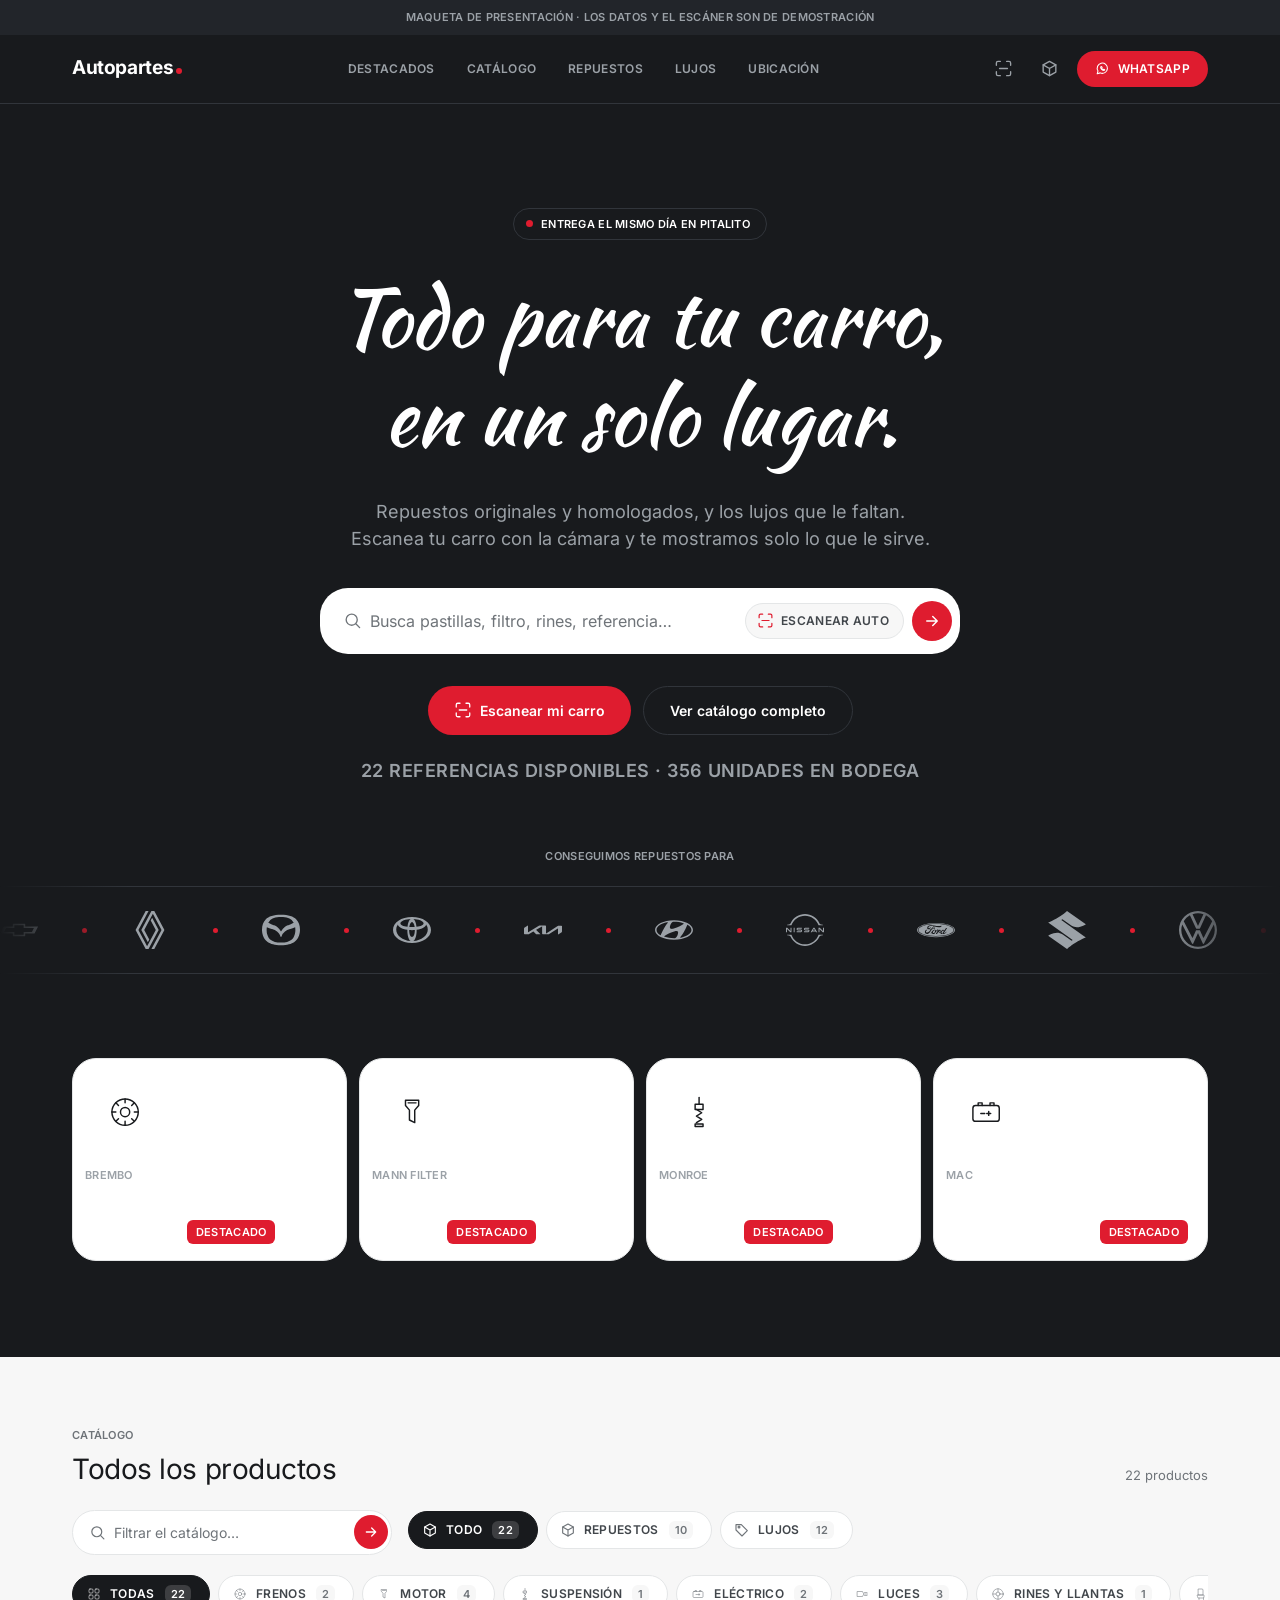
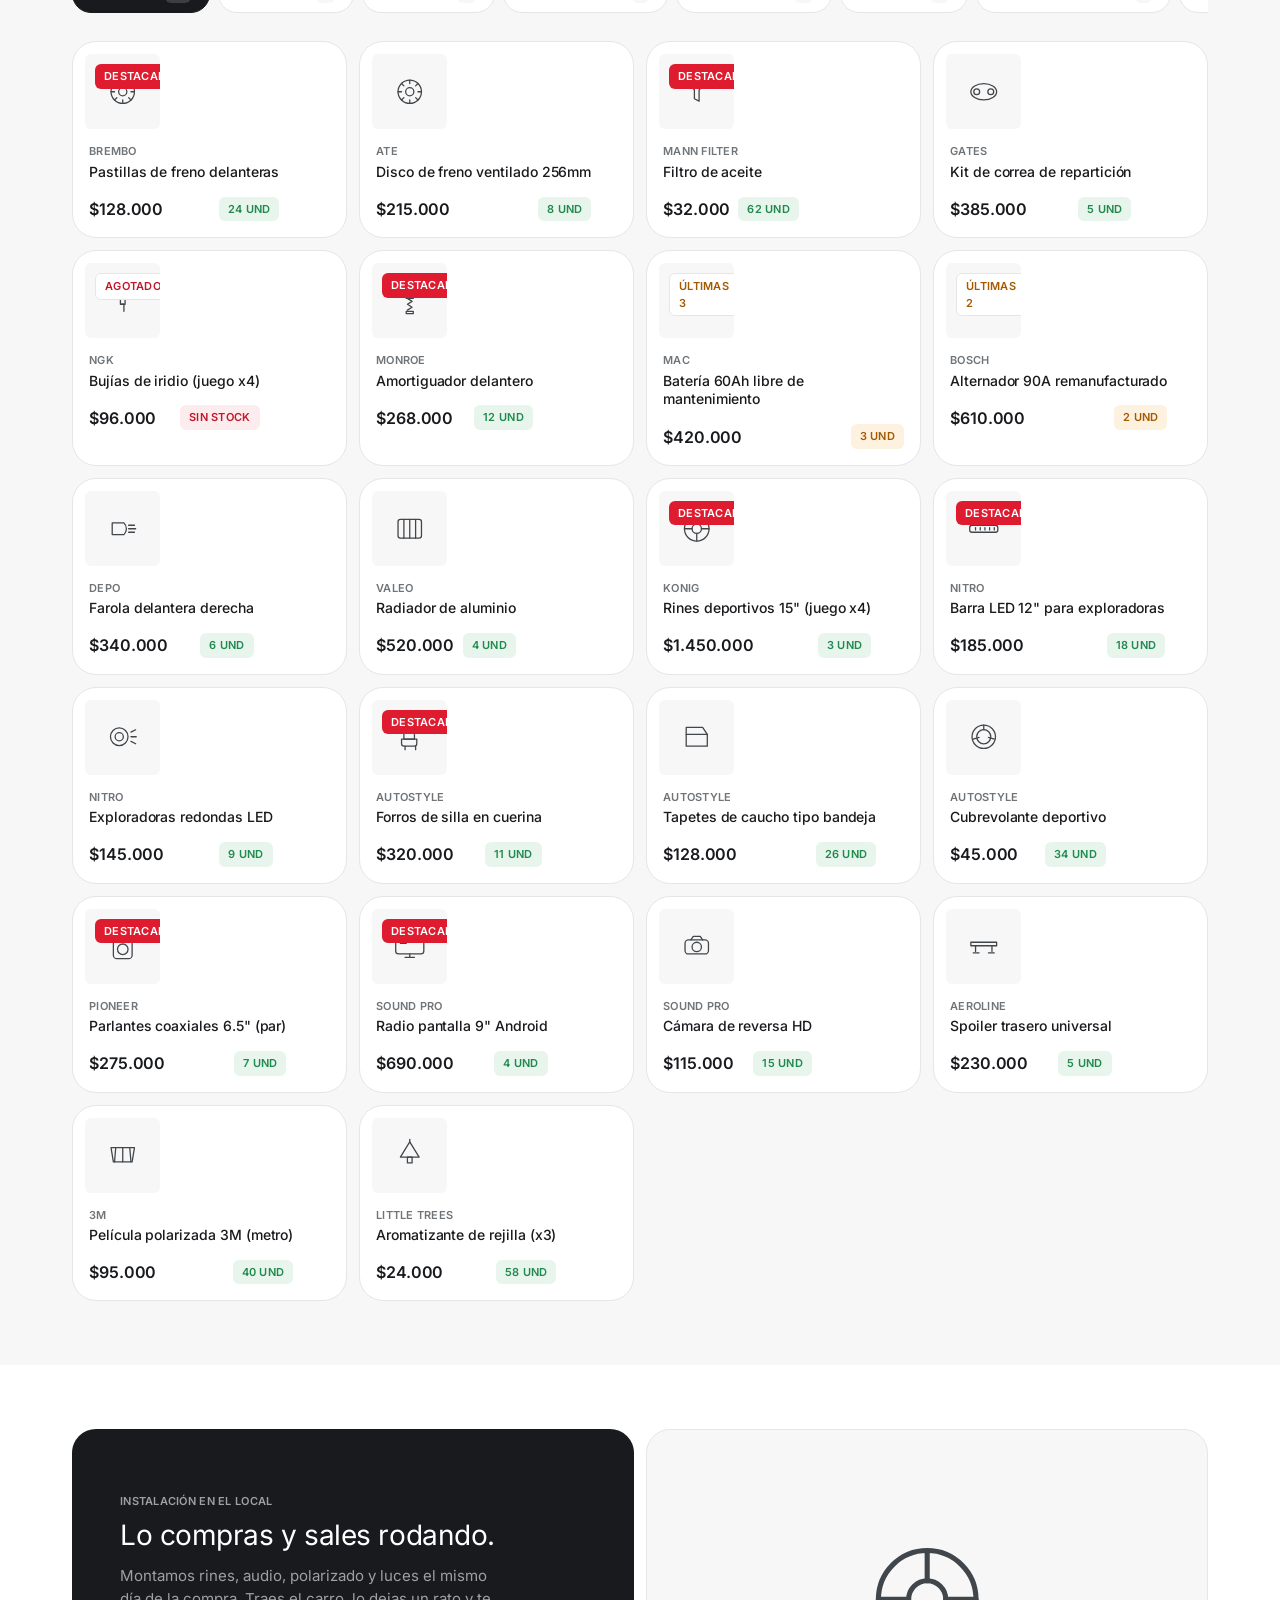
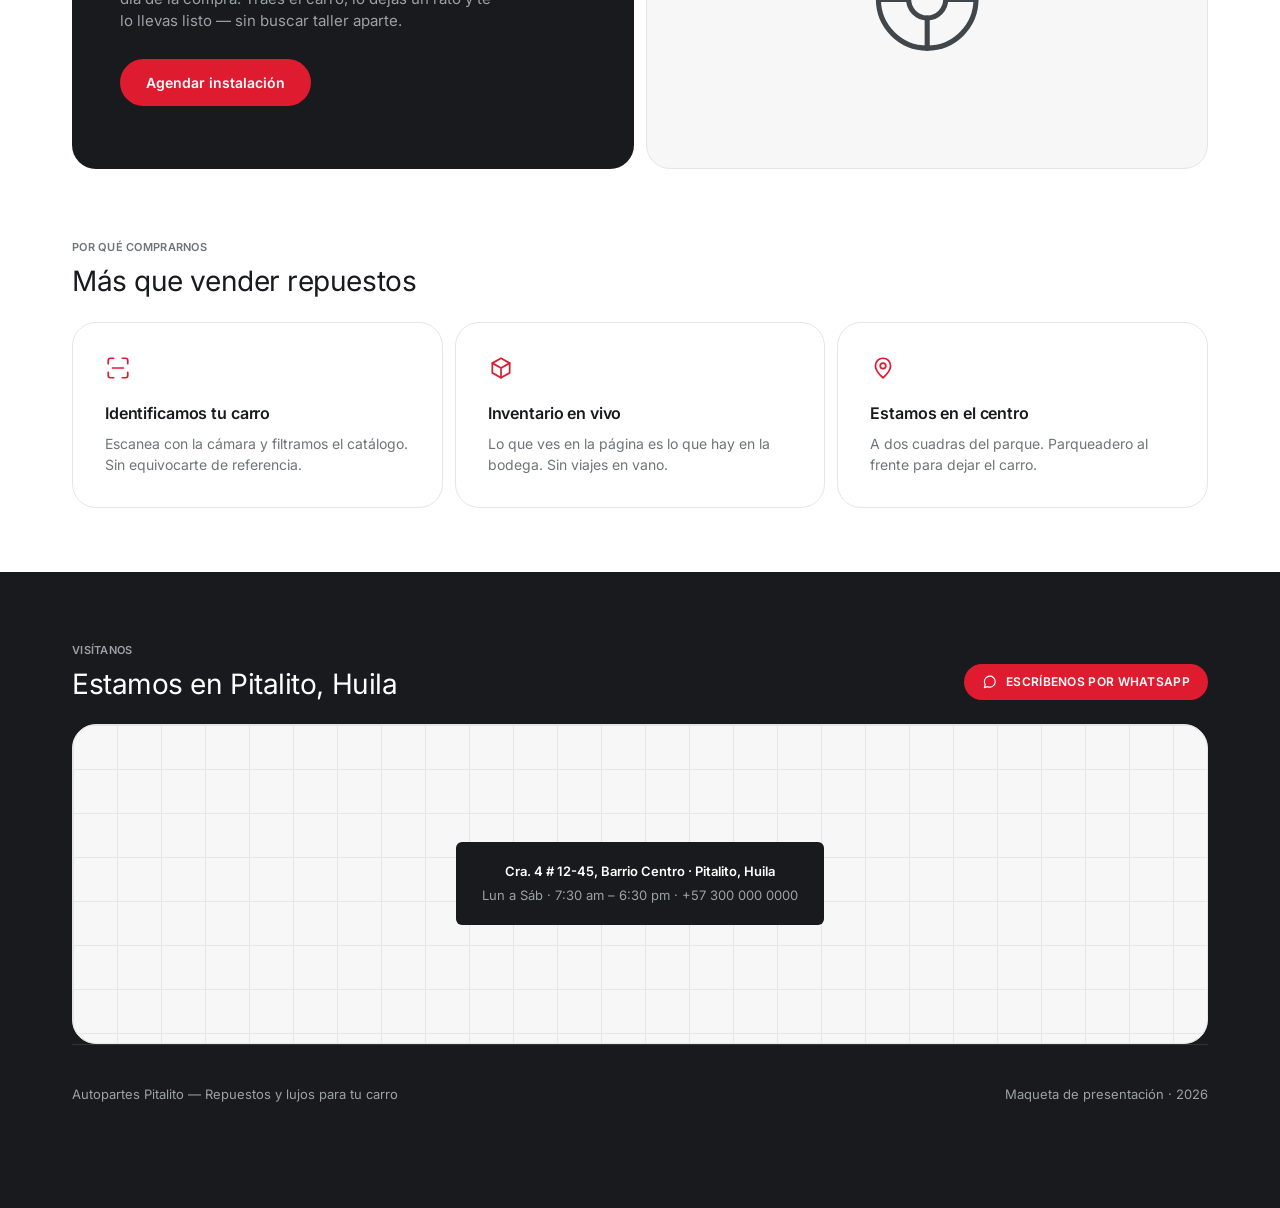
<file: index.html>
<!DOCTYPE html>
<html lang="es-CO">

<head>
  <meta charset="UTF-8">
  <meta name="viewport" content="width=device-width, initial-scale=1">
  <title>Autopartes Pitalito — Repuestos y lujos para carro</title>
  <meta name="description" content="Catálogo de repuestos y lujos para carros en Pitalito, Huila.">
  <!-- El ?v= obliga al navegador a traer la version nueva en vez de la
       cacheada. Subir el numero cada vez que se toque el CSS o el JS. -->
  <link rel="stylesheet" href="assets/css/app.css?v=6">
</head>

<body>

  <div class="aviso-demo">Maqueta de presentación · los datos y el escáner son de demostración</div>

  <!-- Barra superior horizontal: wordmark · links · acciones -->
  <header class="topbar" id="topbar"></header>

  <div class="lienzo">
    <main>

      <!-- Escenario oscuro: hero centrado + vitrina -->
      <section class="banda banda--oscura">
        <div class="contenedor hero">
          <span class="hero-eyebrow"><i></i> Entrega el mismo día en Pitalito</span>
          <h1>Todo para tu carro, en un solo lugar.</h1>
          <p>Repuestos originales y homologados, y los lujos que le faltan. Escanea tu carro con la cámara y te
            mostramos solo lo que le sirve.</p>

          <form class="buscador buscador--hero" id="form-buscar" role="search" autocomplete="off">
            <svg width="19" height="19" viewBox="0 0 24 24" fill="none" stroke="currentColor" stroke-width="1.7"
              stroke-linecap="round">
              <circle cx="11" cy="11" r="7" />
              <path d="M16.5 16.5L21 21" />
            </svg>
            <input type="search" id="q" placeholder="Busca pastillas, filtro, rines, referencia…"
              aria-label="Buscar productos">
            <button type="button" class="btn-escanear" data-accion="escanear"
              title="Identifica tu carro con la cámara">
              <svg width="17" height="17" viewBox="0 0 24 24" fill="none" stroke="currentColor" stroke-width="1.7"
                stroke-linecap="round">
                <path
                  d="M3 8V5a2 2 0 0 1 2-2h3M16 3h3a2 2 0 0 1 2 2v3M21 16v3a2 2 0 0 1-2 2h-3M8 21H5a2 2 0 0 1-2-2v-3" />
                <path d="M7 12h10" />
              </svg>
              <span>Escanear auto</span>
            </button>
            <button type="submit" class="btn-enviar" aria-label="Buscar">
              <svg width="18" height="18" viewBox="0 0 24 24" fill="none" stroke="currentColor" stroke-width="1.9"
                stroke-linecap="round" stroke-linejoin="round">
                <path d="M5 12h13M13 6l6 6-6 6" />
              </svg>
            </button>
          </form>

          <div class="hero-acciones">
            <button class="btn btn--rojo" data-accion="escanear">
              <svg width="18" height="18" viewBox="0 0 24 24" fill="none" stroke="currentColor" stroke-width="1.7"
                stroke-linecap="round">
                <path
                  d="M3 8V5a2 2 0 0 1 2-2h3M16 3h3a2 2 0 0 1 2 2v3M21 16v3a2 2 0 0 1-2 2h-3M8 21H5a2 2 0 0 1-2-2v-3" />
                <path d="M7 12h10" />
              </svg>
              Escanear mi carro
            </button>
            <a class="btn btn--linea" href="#catalogo">Ver catálogo completo</a>
          </div>

          <p class="hero-nota" id="hero-nota">—</p>
        </div>

        <!-- Cinta de marcas: se detiene al pasar el mouse -->
        <div class="cinta-envoltura">
          <span class="micro cinta-titulo">Conseguimos repuestos para</span>
          <div class="cinta" role="marquee" aria-label="Marcas de carro con las que trabajamos">
            <div class="cinta-pista" id="cinta-pista"></div>
          </div>
        </div>

        <!-- Vitrina: los destacados sobre el escenario oscuro -->
        <div class="contenedor vitrina" id="vitrina"></div>
      </section>

      <!-- Catálogo — banda clara -->
      <section class="banda banda--clara" id="catalogo">
        <div class="contenedor">
          <section class="seccion">
            <div class="seccion-cabeza">
              <div>
                <span class="micro">Catálogo</span>
                <h2 style="margin-top:8px" id="titulo-catalogo">Todos los productos</h2>
              </div>
              <span class="silencio" style="font-size:13px" id="conteo-catalogo"></span>
            </div>

            <div class="catalogo-barra">
              <form class="buscador buscador--compacto" id="form-buscar-2" role="search" autocomplete="off">
                <svg width="17" height="17" viewBox="0 0 24 24" fill="none" stroke="currentColor" stroke-width="1.7"
                  stroke-linecap="round">
                  <circle cx="11" cy="11" r="7" />
                  <path d="M16.5 16.5L21 21" />
                </svg>
                <input type="search" id="q2" placeholder="Filtrar el catálogo…" aria-label="Filtrar el catálogo">
                <button type="submit" class="btn-enviar" aria-label="Buscar">
                  <svg width="16" height="16" viewBox="0 0 24 24" fill="none" stroke="currentColor" stroke-width="1.9"
                    stroke-linecap="round" stroke-linejoin="round">
                    <path d="M5 12h13M13 6l6 6-6 6" />
                  </svg>
                </button>
              </form>
              <div class="pills" id="pills-tipo"></div>
            </div>

            <div class="pills" id="pills-categoria" style="margin-bottom:24px"></div>

            <div class="grid" id="grid-catalogo"></div>
          </section>
        </div>
      </section>

      <!-- Bloque a dos columnas: texto sobre carbón + arte -->
      <div class="contenedor">
        <section class="seccion">
          <div class="bloque-2col">
            <div class="bloque-texto">
              <span class="micro">Instalación en el local</span>
              <h2>Lo compras y sales rodando.</h2>
              <p>Montamos rines, audio, polarizado y luces el mismo día de la compra. Traes el carro, lo dejas un rato
                y te lo llevas listo — sin buscar taller aparte.</p>
              <a class="btn btn--rojo" id="btn-wa-taller" href="#" target="_blank" rel="noopener">
                Agendar instalación
              </a>
            </div>
            <div class="bloque-arte" id="bloque-arte"></div>
          </div>
        </section>
      </div>

      <!-- Servicios -->
      <div class="contenedor">
        <section class="seccion" style="padding-top:0">
          <div class="seccion-cabeza">
            <div>
              <span class="micro">Por qué comprarnos</span>
              <h2 style="margin-top:8px">Más que vender repuestos</h2>
            </div>
          </div>
          <div class="info-grid">
            <div class="info-card">
              <svg width="26" height="26" viewBox="0 0 24 24" fill="none" stroke="currentColor" stroke-width="1.6"
                stroke-linecap="round" stroke-linejoin="round">
                <path
                  d="M3 8V5a2 2 0 0 1 2-2h3M16 3h3a2 2 0 0 1 2 2v3M21 16v3a2 2 0 0 1-2 2h-3M8 21H5a2 2 0 0 1-2-2v-3" />
                <path d="M7 12h10" />
              </svg>
              <h3>Identificamos tu carro</h3>
              <p>Escanea con la cámara y filtramos el catálogo. Sin equivocarte de referencia.</p>
            </div>
            <div class="info-card">
              <svg width="26" height="26" viewBox="0 0 24 24" fill="none" stroke="currentColor" stroke-width="1.6"
                stroke-linecap="round" stroke-linejoin="round">
                <path d="M12 3l8 4.5v9L12 21l-8-4.5v-9z" />
                <path d="M4 7.5l8 4.5 8-4.5M12 12v9" />
              </svg>
              <h3>Inventario en vivo</h3>
              <p>Lo que ves en la página es lo que hay en la bodega. Sin viajes en vano.</p>
            </div>
            <div class="info-card">
              <svg width="26" height="26" viewBox="0 0 24 24" fill="none" stroke="currentColor" stroke-width="1.6"
                stroke-linecap="round" stroke-linejoin="round">
                <path d="M12 21s7-5.6 7-11a7 7 0 1 0-14 0c0 5.4 7 11 7 11z" />
                <circle cx="12" cy="10" r="2.6" />
              </svg>
              <h3>Estamos en el centro</h3>
              <p>A dos cuadras del parque. Parqueadero al frente para dejar el carro.</p>
            </div>
          </div>
        </section>
      </div>

      <!-- Ubicación + pie — banda oscura de cierre -->
      <section class="banda banda--oscura" id="ubicacion">
        <div class="contenedor">
          <section class="seccion">
            <div class="seccion-cabeza">
              <div>
                <span class="micro">Visítanos</span>
                <h2 style="margin-top:8px">Estamos en Pitalito, Huila</h2>
              </div>
              <a class="btn btn--rojo btn--sm" id="btn-wa-mapa" href="#" target="_blank" rel="noopener">
                <svg width="16" height="16" viewBox="0 0 24 24" fill="none" stroke="currentColor" stroke-width="1.7"
                  stroke-linecap="round" stroke-linejoin="round">
                  <path d="M3.5 20.5l1.3-4.6A8.2 8.2 0 1 1 8.4 19l-4.9 1.5z" />
                </svg>
                <span>Escríbenos por WhatsApp</span>
              </a>
            </div>
            <div class="mapa">
              <div class="mapa-pin">
                <b id="dir-linea">—</b>
                <span class="silencio" id="horario-linea">—</span>
              </div>
            </div>

            <footer>
              <span id="pie-negocio">—</span>
              <span>Maqueta de presentación · 2026</span>
            </footer>
          </section>
        </div>
      </section>

    </main>
  </div>

  <!-- Modal de detalle de producto -->
  <div class="modal" id="modal-producto">
    <div class="modal-caja modal-caja--ancho" role="dialog" aria-label="Detalle del producto">
      <div class="modal-cabeza">
        <span class="micro">Detalle del producto</span>
        <button class="icon-btn" data-cerrar-modal aria-label="Cerrar">
          <svg width="18" height="18" viewBox="0 0 24 24" fill="none" stroke="currentColor" stroke-width="1.8"
            stroke-linecap="round">
            <path d="M6 6l12 12M18 6L6 18" />
          </svg>
        </button>
      </div>
      <div class="modal-cuerpo" id="detalle-cuerpo"></div>
    </div>
  </div>

  <script src="assets/js/data.js?v=6"></script>
  <script src="assets/js/logos.js?v=6"></script>
  <script src="assets/js/db.js?v=6"></script>
  <script src="assets/js/ui.js?v=6"></script>
  <script src="assets/js/escaner.js?v=6"></script>
  <script src="assets/js/cursor.js?v=6"></script>
  <script src="assets/js/tienda.js?v=6"></script>
</body>

</html>
</file>
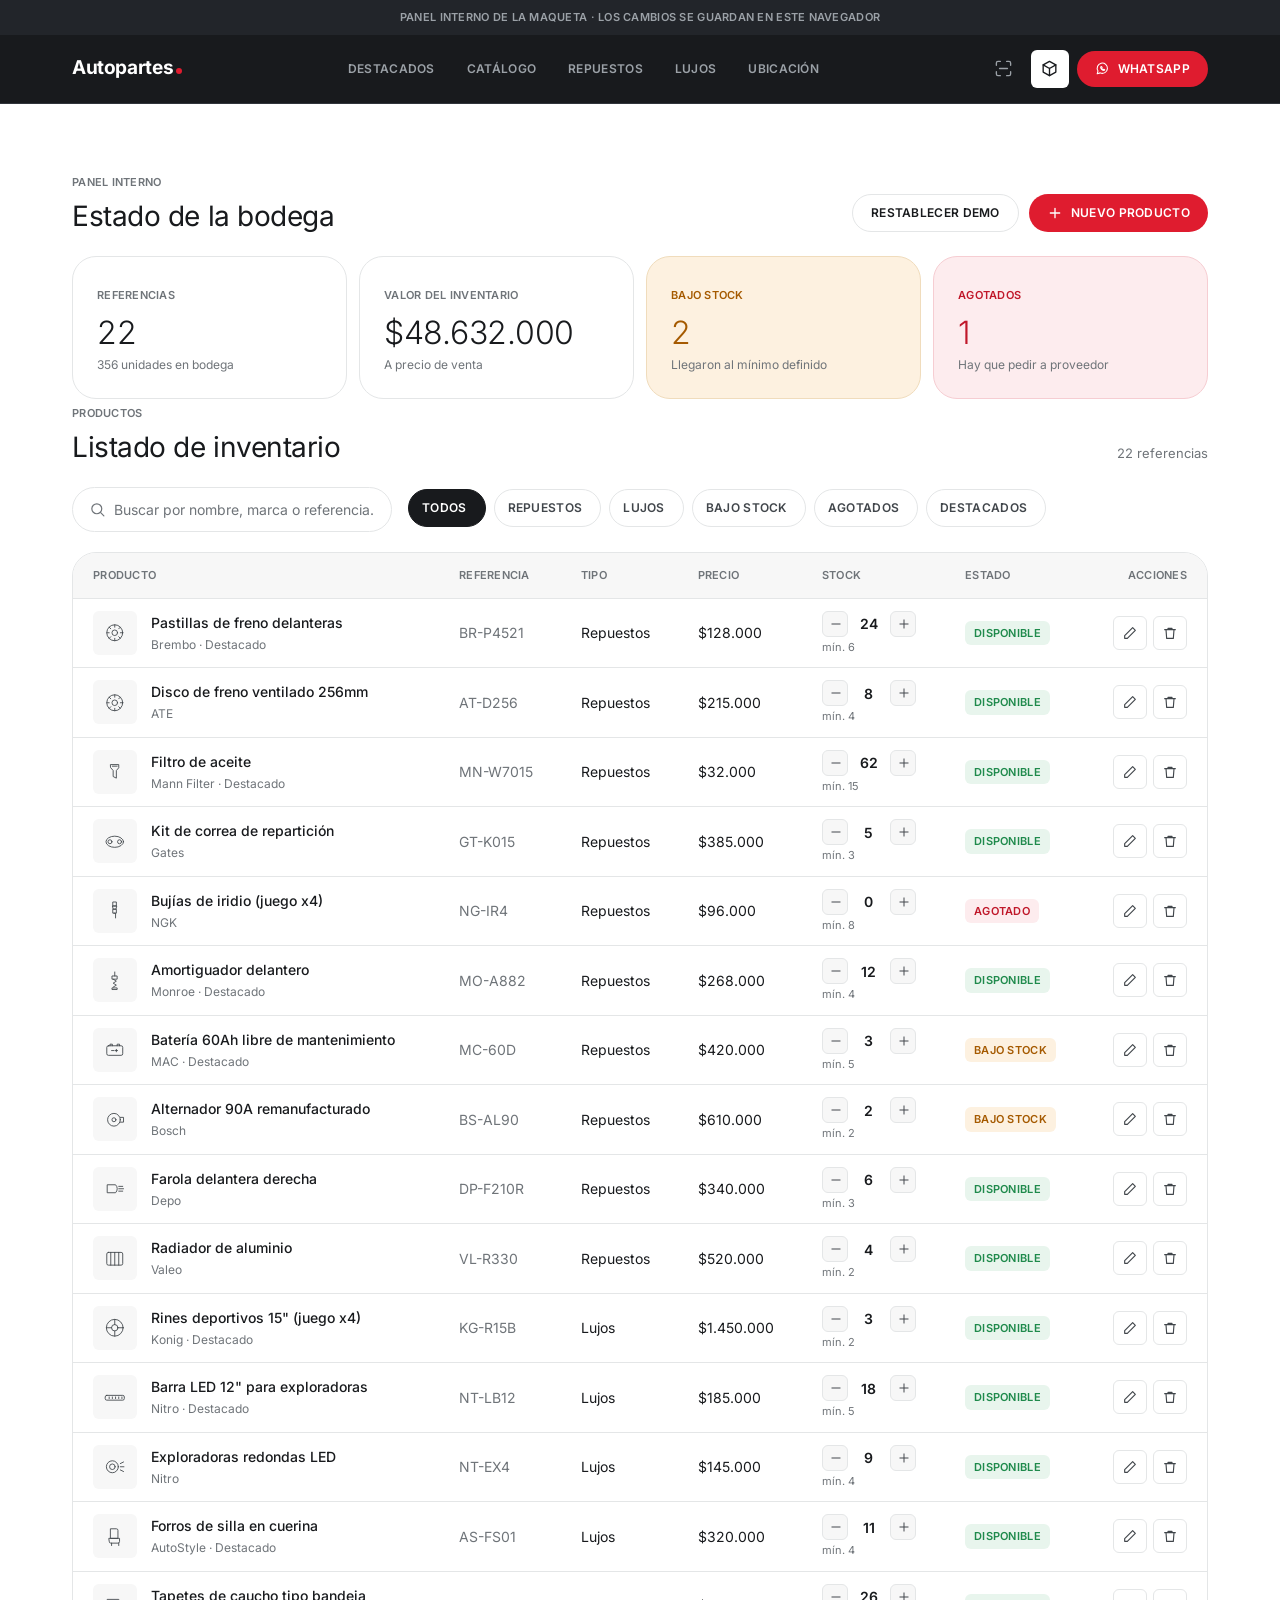
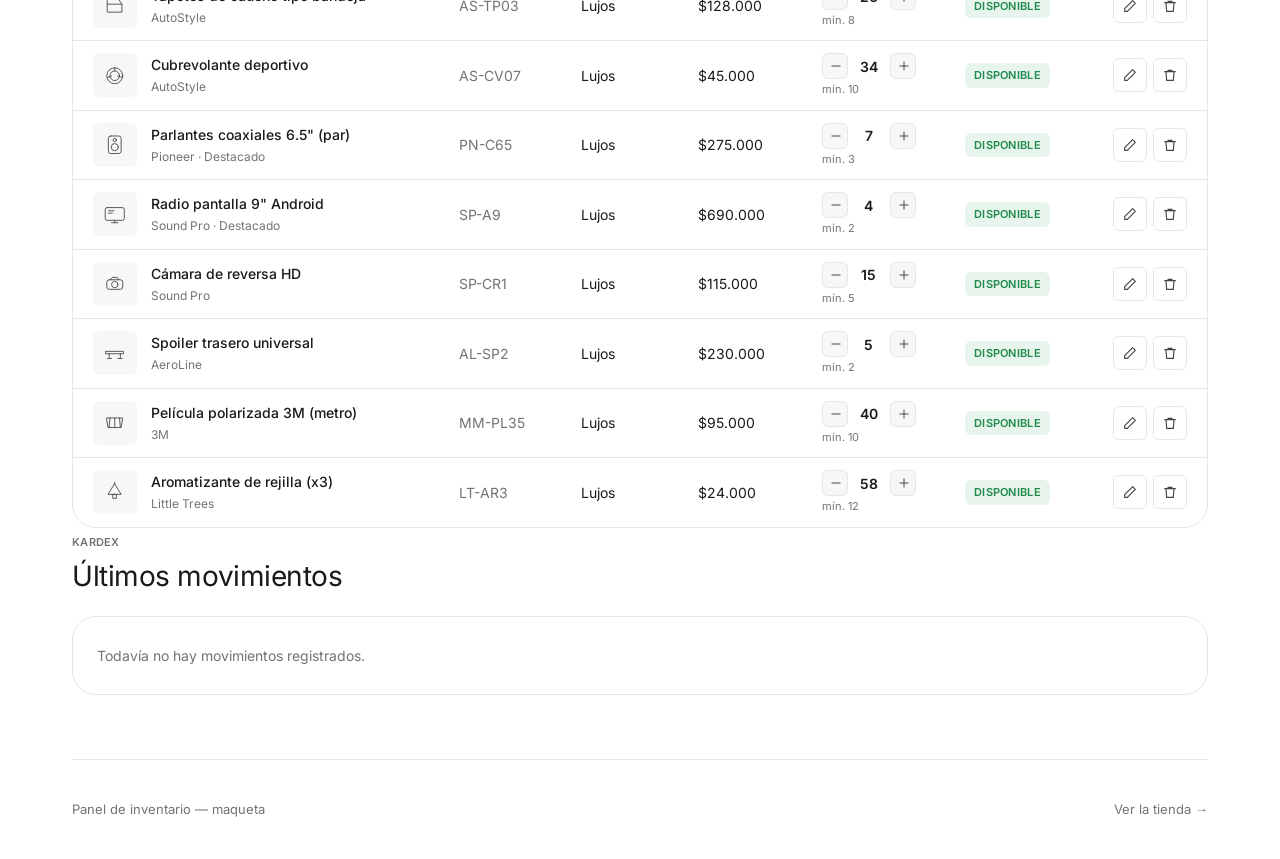
<file: admin.html>
<!DOCTYPE html>
<html lang="es-CO">
<head>
<meta charset="UTF-8">
<meta name="viewport" content="width=device-width, initial-scale=1">
<title>Inventario — Autopartes Pitalito</title>
<!-- El ?v= obliga al navegador a traer la version nueva en vez de la
     cacheada. Subir el numero cada vez que se toque el CSS o el JS. -->
<link rel="stylesheet" href="assets/css/app.css?v=6">
</head>
<body>

<div class="aviso-demo">Panel interno de la maqueta · los cambios se guardan en este navegador</div>

<header class="topbar" id="topbar"></header>

<div class="lienzo">

  <main class="contenedor">

    <section class="seccion" style="padding-bottom:0">
      <div class="seccion-cabeza">
        <div>
          <span class="micro">Panel interno</span>
          <h2 style="margin-top:8px">Estado de la bodega</h2>
        </div>
        <div style="display:flex;gap:10px;flex-wrap:wrap">
          <button class="btn btn--linea btn--sm" id="btn-restablecer">Restablecer demo</button>
          <button class="btn btn--rojo btn--sm" id="btn-nuevo">
            <svg width="16" height="16" viewBox="0 0 24 24" fill="none" stroke="currentColor" stroke-width="2" stroke-linecap="round"><path d="M12 5v14M5 12h14"/></svg>
            <span>Nuevo producto</span>
          </button>
        </div>
      </div>
      <div class="kpis" id="kpis"></div>
    </section>

    <section class="seccion" style="padding-bottom:0">
      <div class="seccion-cabeza">
        <div>
          <span class="micro">Productos</span>
          <h2 style="margin-top:8px">Listado de inventario</h2>
        </div>
        <span class="silencio" style="font-size:13px" id="conteo"></span>
      </div>

      <div class="catalogo-barra">
        <form class="buscador buscador--compacto" id="form-buscar" role="search" autocomplete="off">
          <svg width="17" height="17" viewBox="0 0 24 24" fill="none" stroke="currentColor" stroke-width="1.7" stroke-linecap="round"><circle cx="11" cy="11" r="7"/><path d="M16.5 16.5L21 21"/></svg>
          <input type="search" id="q" placeholder="Buscar por nombre, marca o referencia…" aria-label="Buscar en el inventario">
        </form>
        <div class="pills" id="filtros"></div>
      </div>

      <div class="tabla-caja">
        <div class="tabla-scroll">
          <table>
            <thead>
              <tr>
                <th>Producto</th>
                <th>Referencia</th>
                <th>Tipo</th>
                <th>Precio</th>
                <th>Stock</th>
                <th>Estado</th>
                <th style="text-align:right">Acciones</th>
              </tr>
            </thead>
            <tbody id="tbody"></tbody>
          </table>
        </div>
      </div>
    </section>

    <section class="seccion">
      <div class="seccion-cabeza">
        <div>
          <span class="micro">Kardex</span>
          <h2 style="margin-top:8px">Últimos movimientos</h2>
        </div>
      </div>
      <div class="tabla-caja" style="padding:8px 24px">
        <div class="movimientos" id="movimientos"></div>
      </div>
    </section>

    <footer style="border-top:1px solid var(--plata); color:var(--gris)">
      <span>Panel de inventario — maqueta</span>
      <a href="index.html">Ver la tienda →</a>
    </footer>

  </main>
</div>

<!-- Modal de producto -->
<div class="modal" id="modal-form">
  <div class="modal-caja" role="dialog" aria-label="Formulario de producto">
    <div class="modal-cabeza">
      <div>
        <span class="micro">Inventario</span>
        <h2 style="margin-top:4px" id="form-titulo">Nuevo producto</h2>
      </div>
      <button class="icon-btn" data-cerrar-modal aria-label="Cerrar">
        <svg width="18" height="18" viewBox="0 0 24 24" fill="none" stroke="currentColor" stroke-width="1.8" stroke-linecap="round"><path d="M6 6l12 12M18 6L6 18"/></svg>
      </button>
    </div>
    <form id="form-producto">
      <div class="modal-cuerpo">
        <input type="hidden" name="id">

        <div class="campo">
          <label for="f-nombre">Nombre del producto</label>
          <input id="f-nombre" name="nombre" required placeholder="Ej: Pastillas de freno delanteras">
        </div>

        <div class="fila">
          <div class="campo">
            <label for="f-marca">Marca</label>
            <input id="f-marca" name="marca" required placeholder="Ej: Brembo">
          </div>
          <div class="campo">
            <label for="f-ref">Referencia</label>
            <input id="f-ref" name="ref" required placeholder="Ej: BR-P4521">
          </div>
        </div>

        <div class="fila">
          <div class="campo">
            <label for="f-tipo">Tipo</label>
            <select id="f-tipo" name="tipo">
              <option>Repuestos</option>
              <option>Lujos</option>
            </select>
          </div>
          <div class="campo">
            <label for="f-categoria">Categoría</label>
            <select id="f-categoria" name="categoria"></select>
          </div>
        </div>

        <div class="fila-3">
          <div class="campo">
            <label for="f-precio">Precio (COP)</label>
            <input id="f-precio" name="precio" type="number" min="0" step="1000" required placeholder="0">
          </div>
          <div class="campo">
            <label for="f-stock">Stock actual</label>
            <input id="f-stock" name="stock" type="number" min="0" required placeholder="0">
          </div>
          <div class="campo">
            <label for="f-stockMin">Stock mínimo</label>
            <input id="f-stockMin" name="stockMin" type="number" min="0" required placeholder="3">
          </div>
        </div>

        <div class="campo">
          <label for="f-icon">Imagen del producto</label>
          <select id="f-icon" name="icon"></select>
        </div>

        <div class="campo">
          <label for="f-descripcion">Descripción</label>
          <textarea id="f-descripcion" name="descripcion" placeholder="Detalles que le sirven al cliente para decidir…"></textarea>
        </div>

        <label class="check">
          <input type="checkbox" name="destacado"> Mostrar en “Destacados de la semana”
        </label>
      </div>
      <div class="modal-pie">
        <button type="button" class="btn btn--claro" data-cerrar-modal>Cancelar</button>
        <button type="submit" class="btn btn--rojo">Guardar producto</button>
      </div>
    </form>
  </div>
</div>

<!-- Modal de confirmación -->
<div class="modal" id="modal-borrar">
  <div class="modal-caja" style="max-width:420px" role="dialog" aria-label="Confirmar eliminación">
    <div class="modal-cuerpo" style="padding-top:28px;text-align:center">
      <h2>¿Eliminar este producto?</h2>
      <p class="silencio" style="font-size:14px;margin-top:8px" id="borrar-nombre"></p>
      <p class="silencio" style="font-size:13px;margin-top:10px">Desaparece del catálogo y del inventario.</p>
    </div>
    <div class="modal-pie" style="justify-content:center">
      <button class="btn btn--claro" data-cerrar-modal>Cancelar</button>
      <button class="btn btn--peligro" id="btn-borrar-ok">Sí, eliminar</button>
    </div>
  </div>
</div>

<script src="assets/js/data.js?v=6"></script>
<script src="assets/js/db.js?v=6"></script>
<script src="assets/js/ui.js?v=6"></script>
<script src="assets/js/escaner.js?v=6"></script>
<script src="assets/js/cursor.js?v=6"></script>
<script src="assets/js/admin.js?v=6"></script>
</body>
</html>
</file>
<file: assets/css/app.css>
/* ============================================================
   Autopartes Pitalito — maqueta
   Sistema de diseño: rojo sobre carbón. Bandas oscuras a sangre
   alternando con secciones claras de catálogo. Sin sombras: la
   profundidad sale del contraste entre superficies.
   ============================================================ */

/* ---------- Tipografía ----------
   Inter variable servida desde el proyecto: un solo archivo cubre los pesos
   100-900. Local y no por CDN, porque la maqueta debe abrir sin internet. */
@font-face {
  font-family: 'Inter';
  font-style: normal;
  font-weight: 100 900;
  font-display: swap;
  src: url('../fonts/inter-variable.woff2') format('woff2');
}
@font-face {
  font-family: 'Inter';
  font-style: italic;
  font-weight: 100 900;
  font-display: swap;
  src: url('../fonts/inter-variable-italic.woff2') format('woff2');
}
/* Cursiva del titular del hero: pincel de rotulista, el trazo de los
   letreros pintados a mano de taller. Solo trae peso 400. Se usa
   únicamente en el titular; el resto del sitio sigue en Inter. */
@font-face {
  font-family: 'Kaushan Script';
  font-style: normal;
  font-weight: 400;
  font-display: swap;
  src: url('../fonts/kaushan-script.woff2') format('woff2');
}

:root {
  /* Acento */
  --rojo: #df1c2f;
  --rojo-oscuro: #c0182a;
  --rojo-tenue: #fdecee;

  /* Superficies oscuras */
  --carbon: #181a1d;
  --carbon-2: #22252a;
  --carbon-linea: #31353b;
  --carbon-texto: #9ba1a7;

  /* Superficies claras */
  --blanco: #ffffff;
  --niebla: #f7f7f7;
  --plata: #e4e6e7;
  --gris: #6f7479;
  --acero: #41464b;
  --tinta: #181a1d;

  /* Semánticos */
  --ok: #1f8a4c;
  --ok-bg: #e8f5ed;
  --alerta: #a55a00;
  --alerta-bg: #fdf1e0;
  --error: #c0182a;
  --error-bg: #fdecee;

  /* Radios */
  --r-card: 24px;
  --r-pill: 28px;
  --r-sm: 6px;
  --r-full: 9999px;

  /* Medidas */
  --ancho: 1200px;
}

/* ---------- Base ---------- */
* { box-sizing: border-box; }

html, body { height: 100%; }

body {
  margin: 0;
  background: var(--blanco);
  color: var(--tinta);
  font-family: Inter, -apple-system, BlinkMacSystemFont, "Segoe UI", Roboto, Helvetica, Arial, sans-serif;
  font-size: 16px;
  line-height: 1.5;
  -webkit-font-smoothing: antialiased;
  -moz-osx-font-smoothing: grayscale;
  /* Sin negritas ni cursivas sintéticas: la variable ya trae todos los pesos */
  font-synthesis: none;
}

body.no-scroll { overflow: hidden; }

/* El tracking se cierra a medida que crece el tamaño: a 64px el espaciado
   por defecto se ve suelto, y es lo que hacía ver genérico el titular. */
h1, h2, h3 { margin: 0; text-wrap: balance; }
h1 {
  font-size: clamp(2rem, 1.2rem + 2.6vw, 3rem);
  font-weight: 300; line-height: 1.04; letter-spacing: -.022em;
}
h2 {
  font-size: clamp(1.375rem, 1.05rem + 1.1vw, 1.75rem);
  font-weight: 400; line-height: 1.15; letter-spacing: -.016em;
}
h3 { font-size: 16px; font-weight: 600; letter-spacing: -.008em; }
p { margin: 0; }
a { color: inherit; text-decoration: none; }
button { font: inherit; cursor: pointer; border: 0; background: none; color: inherit; }
input, select, textarea { font: inherit; color: inherit; }
svg { display: block; }

.micro {
  font-size: 11px; font-weight: 600; text-transform: uppercase;
  letter-spacing: .025em; color: var(--gris);
}
.silencio { color: var(--gris); }

/* ---------- Estructura ---------- */
.lienzo { min-height: 100vh; }
.contenedor { max-width: var(--ancho); margin: 0 auto; padding: 0 32px; }

/* Bandas a sangre: el ritmo del sistema */
.banda { width: 100%; }
.banda--oscura { background: var(--carbon); color: #fff; }
.banda--clara { background: var(--niebla); }
.banda--oscura .micro { color: var(--carbon-texto); }
.banda--oscura .silencio { color: var(--carbon-texto); }

.seccion { padding: 64px 0; }
.seccion + .seccion { padding-top: 0; }
.banda .seccion { padding: 64px 0; }
.seccion-cabeza {
  display: flex; align-items: flex-end; justify-content: space-between;
  gap: 16px; margin-bottom: 24px;
}

/* ---------- Barra superior horizontal ---------- */
.topbar {
  position: sticky; top: 0; z-index: 30;
  background: var(--carbon); border-bottom: 1px solid var(--carbon-linea);
}
.topbar-in {
  max-width: var(--ancho); margin: 0 auto; padding: 0 32px; height: 68px;
  display: flex; align-items: center; gap: 24px;
}
.marca { display: flex; align-items: baseline; gap: 3px; flex: none; }
.marca b { font-size: 19px; font-weight: 700; letter-spacing: -.02em; color: #fff; }
.marca i { width: 6px; height: 6px; border-radius: 50%; background: var(--rojo); display: block; }

/* Links centrados */
.navlinks {
  flex: 1; display: flex; align-items: center; justify-content: center; gap: 4px;
  min-width: 0; overflow-x: auto; scrollbar-width: none;
}
.navlinks::-webkit-scrollbar { display: none; }
.navlink {
  padding: 9px 14px; border-radius: var(--r-sm); white-space: nowrap;
  font-size: 12px; font-weight: 600; text-transform: uppercase; letter-spacing: .025em;
  color: var(--carbon-texto); transition: color .16s, background .16s;
}
.navlink:hover { color: #fff; background: var(--carbon-2); }
.navlink.is-active { color: #fff; }

.topbar-acciones { display: flex; align-items: center; gap: 8px; flex: none; }

.icon-oscuro {
  width: 38px; height: 38px; border-radius: var(--r-sm);
  display: grid; place-items: center; color: var(--carbon-texto);
  transition: background .16s, color .16s;
}
.icon-oscuro:hover { background: var(--carbon-2); color: #fff; }
.icon-oscuro.is-active { background: #fff; color: var(--carbon); }

/* ---------- Buscador ---------- */
.buscador {
  display: flex; align-items: center; gap: 8px;
  background: #fff; border: 1px solid var(--plata);
  border-radius: var(--r-pill); padding: 5px 5px 5px 20px;
  transition: border-color .2s; min-width: 0;
}
.buscador:focus-within { border-color: var(--rojo); }
.buscador > svg { color: var(--gris); flex: none; }
.buscador input {
  flex: 1; min-width: 0; border: 0; outline: 0; background: none;
  padding: 11px 0; font-size: 15px; color: var(--tinta);
}
.buscador input::placeholder { color: var(--gris); }

/* Buscador protagonista, centrado dentro del hero oscuro */
.buscador--hero {
  max-width: 640px; margin: 36px auto 0; border-color: transparent;
  padding: 7px 7px 7px 22px;
}
.buscador--hero input { padding: 13px 0; font-size: 16px; }

/* Buscador compacto en la cabecera del catálogo */
.buscador--compacto { flex: 0 1 320px; min-width: 240px; padding: 3px 3px 3px 16px; }
.buscador--compacto input { padding: 8px 0; font-size: 14px; }
.buscador--compacto .btn-enviar { width: 34px; height: 34px; }

.btn-escanear {
  display: flex; align-items: center; gap: 7px; flex: none;
  border: 1px solid var(--plata); background: var(--niebla);
  padding: 8px 14px 8px 11px; border-radius: var(--r-pill);
  font-size: 12px; font-weight: 600; text-transform: uppercase;
  letter-spacing: .025em; color: var(--acero);
  transition: background .18s, border-color .18s, color .18s;
}
.btn-escanear:hover { background: var(--rojo-tenue); border-color: var(--rojo); color: var(--rojo); }
.btn-escanear svg { color: var(--rojo); }

.btn-enviar {
  flex: none; width: 40px; height: 40px; border-radius: 50%;
  background: var(--rojo); color: #fff; display: grid; place-items: center;
  transition: background .16s;
}
.btn-enviar:hover { background: var(--rojo-oscuro); }

/* Chip del vehículo detectado */
.chip-auto {
  display: none; align-items: center; gap: 10px;
  background: #fff; color: var(--carbon); border-radius: var(--r-pill);
  padding: 7px 8px 7px 14px; font-size: 13px; font-weight: 600; white-space: nowrap;
}
.chip-auto.visible { display: inline-flex; }
.chip-auto button {
  width: 24px; height: 24px; border-radius: 50%; display: grid; place-items: center;
  background: var(--niebla); color: var(--acero);
}
.chip-auto button:hover { background: var(--rojo); color: #fff; }

/* ---------- Botones ---------- */
.btn {
  display: inline-flex; align-items: center; justify-content: center; gap: 8px;
  padding: 13px 26px; border-radius: var(--r-pill);
  font-size: 14px; font-weight: 600; white-space: nowrap;
  transition: background .18s, color .18s, border-color .18s;
}
.btn--rojo { background: var(--rojo); color: #fff; }
.btn--rojo:hover { background: var(--rojo-oscuro); }
.btn--negro { background: var(--carbon); color: #fff; }
.btn--negro:hover { background: var(--carbon-2); }
.btn--claro { background: var(--niebla); color: var(--tinta); border: 1px solid var(--plata); }
.btn--claro:hover { background: var(--plata); }
.btn--linea { border: 1px solid var(--plata); background: #fff; color: var(--tinta); }
.btn--linea:hover { border-color: var(--carbon); }
.btn--peligro { background: var(--error-bg); color: var(--error); }
.btn--peligro:hover { background: var(--rojo); color: #fff; }
.btn--sm { padding: 9px 18px; font-size: 12px; text-transform: uppercase; letter-spacing: .025em; }
.btn--bloque { width: 100%; }

/* Botones fantasma sobre banda oscura */
.banda--oscura .btn--linea { background: transparent; border-color: var(--carbon-linea); color: #fff; }
.banda--oscura .btn--linea:hover { border-color: #fff; }

.icon-btn {
  width: 34px; height: 34px; border-radius: var(--r-sm); display: grid; place-items: center;
  color: var(--acero); border: 1px solid var(--plata); background: #fff;
  transition: background .16s, color .16s, border-color .16s;
}
.icon-btn:hover { background: var(--niebla); color: var(--tinta); }
.icon-btn--peligro:hover { background: var(--rojo); color: #fff; border-color: var(--rojo); }

/* ---------- Hero: pila de texto centrada sobre banda oscura ---------- */
.hero { padding: 104px 32px 64px; text-align: center; }
.hero-eyebrow {
  display: inline-flex; align-items: center; gap: 8px;
  border: 1px solid var(--carbon-linea); color: #fff;
  padding: 7px 16px 7px 12px; border-radius: var(--r-pill);
  font-size: 11px; font-weight: 600; text-transform: uppercase;
  letter-spacing: .025em; margin-bottom: 28px;
}
.hero-eyebrow i { width: 7px; height: 7px; border-radius: 50%; background: var(--rojo); }
/* Titular en cursiva. Las tipografías de este tipo necesitan más tamaño y
   más interlineado que una de palo seco: los trazos ascendentes y
   descendentes se cruzan entre líneas si se aprieta. El tracking va en
   cero, porque separar letras rompe el enlace entre ellas. */
.hero h1 {
  font-family: 'Kaushan Script', 'Segoe Script', cursive;
  font-size: clamp(2.75rem, .9rem + 7.4vw, 5rem);
  font-weight: 400;          /* la fuente solo trae este peso */
  letter-spacing: 0;
  line-height: 1.24;         /* el pincel sube y baja más que una cursiva fina */
  max-width: 18ch;
  margin: 0 auto;
  padding-bottom: .12em;     /* aire para los descendentes de la g y la y */
}
.hero p {
  margin: 22px auto 0; color: var(--carbon-texto);
  font-size: 18px; max-width: 54ch;
}
.hero-acciones { margin-top: 32px; display: flex; gap: 12px; flex-wrap: wrap; justify-content: center; }
.hero-nota {
  margin-top: 20px; font-size: 11px; font-weight: 600; text-transform: uppercase;
  letter-spacing: .025em; color: var(--carbon-texto);
}

/* ---------- Cinta de marcas en movimiento ---------- */
.cinta-envoltura { margin-bottom: 84px; }
.cinta-titulo { display: block; text-align: center; margin-bottom: 22px; color: var(--carbon-texto); }
.cinta {
  position: relative; overflow: hidden;
  border-top: 1px solid var(--carbon-linea);
  border-bottom: 1px solid var(--carbon-linea);
  padding: 24px 0;
  /* Se desvanece en los bordes para que no se vea el corte */
  -webkit-mask-image: linear-gradient(90deg, transparent, #000 10%, #000 90%, transparent);
  mask-image: linear-gradient(90deg, transparent, #000 10%, #000 90%, transparent);
}
.cinta-pista {
  display: flex; width: max-content;
  animation: desfile 38s linear infinite;
}
.cinta:hover .cinta-pista { animation-play-state: paused; }
.cinta-item {
  display: inline-flex; align-items: center; flex: none;
  color: var(--carbon-texto); transition: color .2s;
}
.cinta-item:hover { color: #fff; }
.cinta-logo { width: 38px; height: 38px; }
.cinta-item::after {
  content: ''; flex: none; width: 5px; height: 5px; border-radius: 50%;
  background: var(--rojo); margin: 0 44px;
}

/* La pista lleva la lista duplicada: al correr media pista, reinicia sin salto */
@keyframes desfile {
  from { transform: translateX(0); }
  to { transform: translateX(-50%); }
}

@media (prefers-reduced-motion: reduce) {
  .cinta-pista { animation: none; justify-content: center; width: 100%; flex-wrap: wrap; gap: 8px 0; }
}

/* Vitrina de productos bajo el hero: el escenario oscuro */
.vitrina {
  display: grid; grid-template-columns: repeat(4, 1fr); gap: 12px;
  padding: 0 32px 96px;
}
.vitrina-item {
  background: var(--carbon-2); border: 1px solid var(--carbon-linea);
  border-radius: var(--r-card); padding: 24px; text-align: left;
  display: flex; flex-direction: column; gap: 14px;
  transition: border-color .18s;
  min-width: 0;   /* permite que la tarjeta se encoja en la grilla */
}
.vitrina-item:hover { border-color: #fff; }
.vitrina-img {
  aspect-ratio: 1; background: #fff; border-radius: var(--r-sm);
  display: grid; place-items: center; color: var(--carbon);
}
.vitrina-img .art { width: 52%; height: 52%; }
.vitrina-item .card-marca { color: var(--carbon-texto); }
.vitrina-item .card-nombre { color: #fff; }
.vitrina-item .card-precio { color: #fff; }

/* ---------- Cabecera del catálogo ---------- */
.catalogo-barra {
  display: flex; align-items: center; gap: 16px; flex-wrap: wrap;
  margin-bottom: 20px;
}
.catalogo-barra .pills { flex: 1 1 auto; min-width: 0; }

/* ---------- Bloque texto + imagen a dos columnas ---------- */
.bloque-2col {
  display: grid; grid-template-columns: 1fr 1fr; gap: 12px; align-items: stretch;
}
.bloque-texto {
  background: var(--carbon); color: #fff; border-radius: var(--r-card);
  padding: 48px; display: flex; flex-direction: column; justify-content: center;
}
.bloque-texto .micro { color: var(--carbon-texto); }
.bloque-texto h2 { margin: 10px 0 14px; }
.bloque-texto p { color: var(--carbon-texto); font-size: 15px; max-width: 42ch; }
.bloque-texto .btn { margin-top: 26px; align-self: flex-start; }
.bloque-arte {
  background: var(--niebla); border: 1px solid var(--plata); border-radius: var(--r-card);
  display: grid; place-items: center; color: var(--acero); min-height: 340px;
}
.bloque-arte svg { width: 44%; height: 44%; }

/* ---------- Píldoras de categoría ---------- */
.pills { display: flex; gap: 8px; overflow-x: auto; padding-bottom: 4px; scrollbar-width: none; }
.pills::-webkit-scrollbar { display: none; }
.pill {
  display: inline-flex; align-items: center; gap: 8px; flex: none;
  padding: 9px 18px 9px 13px; border-radius: var(--r-pill);
  border: 1px solid var(--plata); background: #fff;
  font-size: 12px; font-weight: 600; text-transform: uppercase;
  letter-spacing: .025em; color: var(--acero);
  transition: background .16s, color .16s, border-color .16s;
}
.pill svg { width: 16px; height: 16px; color: var(--gris); }
.pill:hover { border-color: var(--carbon); color: var(--tinta); }
.pill.is-active { background: var(--carbon); border-color: var(--carbon); color: #fff; }
.pill.is-active svg { color: #fff; }
/* Conteo: cuántos productos hay detrás de cada filtro */
.pill-n {
  font-size: 11px; font-weight: 600; color: var(--gris);
  background: var(--niebla); border-radius: var(--r-sm);
  padding: 1px 6px; margin-left: 2px;
}
.pill.is-active .pill-n { background: rgba(255, 255, 255, .16); color: #fff; }

/* ---------- Grilla de productos ---------- */
.grid {
  display: grid; grid-template-columns: repeat(auto-fill, minmax(224px, 1fr));
  gap: 12px;
}
.card {
  background: #fff; border: 1px solid var(--plata); border-radius: var(--r-card);
  padding: 12px 12px 16px; text-align: left; display: flex; flex-direction: column;
  transition: border-color .18s; width: 100%;
}
.card:hover { border-color: var(--carbon); }
.card-img {
  aspect-ratio: 1; border-radius: var(--r-sm); background: var(--niebla);
  display: grid; place-items: center; color: var(--acero); position: relative; overflow: hidden;
}
.card-img .art { width: 50%; height: 50%; }
.card-cuerpo { padding: 14px 4px 0; display: flex; flex-direction: column; gap: 3px; }
.card-marca {
  font-size: 11px; font-weight: 600; text-transform: uppercase;
  letter-spacing: .025em; color: var(--gris);
}
.card-nombre { font-size: 14px; font-weight: 500; line-height: 1.35; letter-spacing: -.004em; }
.card-pie { margin-top: 12px; display: flex; align-items: center; justify-content: space-between; gap: 8px; }
.card-precio { font-size: 16px; font-weight: 600; letter-spacing: -.006em; }

.badge {
  display: inline-flex; align-items: center; gap: 5px;
  padding: 4px 9px; border-radius: var(--r-sm);
  font-size: 11px; font-weight: 600; text-transform: uppercase; letter-spacing: .025em;
}
.badge--ok { background: var(--ok-bg); color: var(--ok); }
.badge--bajo { background: var(--alerta-bg); color: var(--alerta); }
.badge--agotado { background: var(--error-bg); color: var(--error); }
.badge--neutro { background: var(--niebla); color: var(--acero); border: 1px solid var(--plata); }
.badge--rojo { background: var(--rojo); color: #fff; }

.card-flag { position: absolute; top: 10px; left: 10px; }
.card-flag.badge--ok, .card-flag.badge--bajo, .card-flag.badge--agotado { background: #fff; border: 1px solid var(--plata); }
.card-flag.badge--bajo { color: var(--alerta); }
.card-flag.badge--agotado { color: var(--error); }

.vacio {
  grid-column: 1 / -1; text-align: center; padding: 72px 20px;
  background: #fff; border: 1px solid var(--plata); border-radius: var(--r-card); color: var(--gris);
}
.vacio h3 { margin-bottom: 8px; color: var(--tinta); }

/* ---------- Bloques informativos ---------- */
.info-grid { display: grid; grid-template-columns: repeat(3, 1fr); gap: 12px; }
.info-card {
  background: #fff; border: 1px solid var(--plata);
  border-radius: var(--r-card); padding: 32px;
}
.info-card svg { color: var(--rojo); margin-bottom: 20px; }
.info-card h3 { margin-bottom: 8px; }
.info-card p { font-size: 14px; color: var(--gris); }

.mapa {
  margin-top: 12px; border-radius: var(--r-card); overflow: hidden;
  border: 1px solid var(--plata); background: var(--niebla);
  height: 320px; display: grid; place-items: center; text-align: center;
  background-image:
    linear-gradient(var(--plata) 1px, transparent 1px),
    linear-gradient(90deg, var(--plata) 1px, transparent 1px);
  background-size: 44px 44px;
}
.mapa-pin {
  background: var(--carbon); color: #fff; padding: 20px 26px;
  border-radius: var(--r-sm); font-size: 13px;
}
.mapa-pin b { display: block; margin-bottom: 4px; font-weight: 600; }
.mapa-pin .silencio { color: var(--carbon-texto); }

footer {
  padding: 40px 0; font-size: 13px; color: var(--carbon-texto);
  display: flex; justify-content: space-between; gap: 20px; flex-wrap: wrap;
}
.banda--oscura footer { border-top: 1px solid var(--carbon-linea); }

/* ---------- Modales ---------- */
.modal {
  position: fixed; inset: 0; z-index: 60;
  background: rgba(24,26,29,.72);
  display: none; align-items: center; justify-content: center; padding: 24px;
}
.modal.is-open { display: flex; animation: fadeIn .18s ease; }
.modal-caja {
  background: #fff; border-radius: var(--r-card); width: 100%; max-width: 560px;
  max-height: 88vh; overflow-y: auto;
  animation: subir .22s cubic-bezier(.2,.8,.3,1);
}
.modal-caja--ancho { max-width: 780px; }
.modal-cabeza {
  display: flex; align-items: flex-start; justify-content: space-between;
  gap: 16px; padding: 28px 32px 0;
}
.modal-cuerpo { padding: 20px 32px 32px; }
.modal-pie {
  padding: 20px 32px 30px; display: flex; gap: 10px; justify-content: flex-end; flex-wrap: wrap;
  border-top: 1px solid var(--plata); margin-top: 8px;
}

@keyframes fadeIn { from { opacity: 0 } to { opacity: 1 } }
@keyframes subir { from { opacity: 0; transform: translateY(12px) } to { opacity: 1; transform: none } }

/* Detalle de producto */
.detalle { display: grid; grid-template-columns: 1fr 1fr; gap: 32px; }
.detalle-img {
  aspect-ratio: 1; background: var(--niebla); border-radius: var(--r-sm);
  display: grid; place-items: center; color: var(--acero);
}
.detalle-img .art { width: 52%; height: 52%; }
.detalle h2 { margin: 8px 0 12px; }
.detalle-precio { font-size: 32px; font-weight: 600; letter-spacing: -.008em; margin: 20px 0 20px; }
.detalle-desc { font-size: 14px; color: var(--gris); margin: 0 0 20px; line-height: 1.6; }
.detalle-datos { border-top: 1px solid var(--plata); margin-top: 20px; padding-top: 16px; }
.dato { display: flex; justify-content: space-between; gap: 12px; font-size: 13px; padding: 6px 0; }
.dato span:first-child { color: var(--gris); }
.dato span:last-child { font-weight: 500; text-align: right; }
.compat-lista { display: flex; flex-wrap: wrap; gap: 6px; margin-top: 12px; }

/* ---------- Escáner ---------- */
.escaner-etapa { display: none; }
.escaner-etapa.activa { display: block; }

.visor {
  position: relative; aspect-ratio: 4/3; background: var(--carbon);
  border-radius: var(--r-sm); overflow: hidden; display: grid; place-items: center;
}
.visor video { width: 100%; height: 100%; object-fit: cover; }
.visor-fallback { color: var(--carbon-texto); text-align: center; padding: 24px; font-size: 14px; }
.visor-fallback svg { margin: 0 auto 14px; opacity: .55; }

.marco { position: absolute; inset: 12%; pointer-events: none; }
.marco i { position: absolute; width: 34px; height: 34px; border: 3px solid #fff; }
.marco i:nth-child(1) { top: 0; left: 0; border-right: 0; border-bottom: 0; }
.marco i:nth-child(2) { top: 0; right: 0; border-left: 0; border-bottom: 0; }
.marco i:nth-child(3) { bottom: 0; left: 0; border-right: 0; border-top: 0; }
.marco i:nth-child(4) { bottom: 0; right: 0; border-left: 0; border-top: 0; }

.linea-scan {
  position: absolute; left: 12%; right: 12%; height: 2px;
  background: var(--rojo);
  animation: barrer 1.7s ease-in-out infinite;
}
@keyframes barrer {
  0%, 100% { top: 14%; }
  50% { top: 84%; }
}

.progreso { margin-top: 20px; }
.progreso-barra { height: 4px; background: var(--plata); border-radius: var(--r-full); overflow: hidden; }
.progreso-barra i { display: block; height: 100%; width: 0; background: var(--rojo); transition: width .4s ease; }
.progreso-texto {
  margin-top: 12px; font-size: 11px; font-weight: 600; text-transform: uppercase;
  letter-spacing: .025em; color: var(--gris); text-align: center;
}

.resultado-auto {
  background: var(--carbon); color: #fff; border-radius: var(--r-card); padding: 28px;
  display: flex; align-items: center; gap: 22px;
}
.resultado-auto .micro { color: var(--carbon-texto); }
.resultado-auto .silencio { color: var(--carbon-texto); }
.resultado-auto .avatar {
  width: 76px; height: 76px; border-radius: var(--r-sm); background: var(--rojo);
  display: grid; place-items: center; color: #fff; flex: none;
}
.confianza {
  display: flex; align-items: center; gap: 8px; margin-top: 10px;
  font-size: 11px; font-weight: 600; text-transform: uppercase;
  letter-spacing: .025em; color: var(--carbon-texto);
}
.confianza b { color: #fff; }

.escaner-nota {
  margin-top: 16px; padding: 14px 18px; border-radius: var(--r-sm);
  background: var(--niebla); border: 1px solid var(--plata);
  color: var(--acero); font-size: 13px; line-height: 1.5;
}

/* ---------- Formularios ---------- */
.campo { margin-bottom: 16px; }
.campo label {
  display: block; font-size: 11px; font-weight: 600; text-transform: uppercase;
  letter-spacing: .025em; color: var(--gris); margin-bottom: 7px;
}
.campo input, .campo select, .campo textarea {
  width: 100%; padding: 11px 14px; border: 1px solid var(--plata);
  border-radius: var(--r-sm); background: #fff; outline: 0;
  transition: border-color .18s, box-shadow .18s; font-size: 14px;
}
.campo textarea { min-height: 88px; resize: vertical; }
.campo input:focus, .campo select:focus, .campo textarea:focus {
  border-color: var(--rojo); box-shadow: 0 0 0 3px var(--rojo-tenue);
}
.fila { display: grid; grid-template-columns: 1fr 1fr; gap: 12px; }
.fila-3 { display: grid; grid-template-columns: repeat(3, 1fr); gap: 12px; }
.check { display: flex; align-items: center; gap: 10px; font-size: 14px; }
.check input { width: 18px; height: 18px; accent-color: var(--rojo); }

/* ---------- Inventario ---------- */
.kpis { display: grid; grid-template-columns: repeat(4, 1fr); gap: 12px; }
.kpi {
  background: #fff; border: 1px solid var(--plata); border-radius: var(--r-card);
  padding: 24px;
}
.kpi-valor { font-size: 32px; font-weight: 300; letter-spacing: -.008em; margin-top: 10px; line-height: 1.1; }
.kpi-nota { font-size: 12px; color: var(--gris); margin-top: 6px; }
.kpi--alerta { background: var(--alerta-bg); border-color: #f0dcbc; }
.kpi--alerta .kpi-valor, .kpi--alerta .micro { color: var(--alerta); }
.kpi--error { background: var(--error-bg); border-color: #f6cdd2; }
.kpi--error .kpi-valor, .kpi--error .micro { color: var(--error); }

.tabla-caja {
  background: #fff; border: 1px solid var(--plata); border-radius: var(--r-card);
  overflow: hidden; margin-top: 12px;
}
.tabla-scroll { overflow-x: auto; }
table { width: 100%; border-collapse: collapse; min-width: 880px; }
thead th {
  text-align: left; font-size: 11px; font-weight: 600; text-transform: uppercase;
  letter-spacing: .025em; color: var(--gris); padding: 14px 20px;
  border-bottom: 1px solid var(--plata); background: var(--niebla); white-space: nowrap;
}
tbody td { padding: 12px 20px; border-bottom: 1px solid var(--plata); font-size: 14px; vertical-align: middle; }
tbody tr:last-child td { border-bottom: 0; }
tbody tr:hover { background: var(--niebla); }
.td-prod { display: flex; align-items: center; gap: 14px; }
.td-prod .mini {
  width: 44px; height: 44px; border-radius: var(--r-sm); background: var(--niebla);
  display: grid; place-items: center; color: var(--acero); flex: none;
}
.td-prod .mini .art { width: 58%; height: 58%; }
.td-prod b { display: block; font-weight: 500; }
.td-prod small { color: var(--gris); font-size: 12px; }
.stepper { display: inline-flex; align-items: center; gap: 6px; }
.stepper button {
  width: 26px; height: 26px; border-radius: var(--r-sm); background: var(--niebla);
  border: 1px solid var(--plata); display: grid; place-items: center; color: var(--acero);
}
.stepper button:hover { background: var(--carbon); border-color: var(--carbon); color: #fff; }
.stepper b { min-width: 30px; text-align: center; font-weight: 600; }
.td-acciones { display: flex; gap: 6px; justify-content: flex-end; }

.movimientos { margin-top: 0; }
.mov-item {
  display: flex; align-items: center; gap: 14px; padding: 13px 0;
  border-bottom: 1px solid var(--plata); font-size: 13px;
}
.mov-item:last-child { border-bottom: 0; }
.mov-delta { font-weight: 600; min-width: 44px; }
.mov-delta.pos { color: var(--ok); }
.mov-delta.neg { color: var(--error); }
.mov-item .silencio { margin-left: auto; font-size: 12px; white-space: nowrap; }

/* ---------- Toasts ---------- */
.toasts {
  position: fixed; bottom: 24px; left: 50%; transform: translateX(-50%);
  z-index: 90; display: flex; flex-direction: column; gap: 8px; align-items: center;
}
.toast {
  display: flex; align-items: center; gap: 10px;
  background: var(--carbon); color: #fff; padding: 12px 20px;
  border-radius: var(--r-pill); font-size: 13px; font-weight: 500;
  animation: subir .2s ease;
}
.toast--error { background: var(--rojo); }
.toast.out { opacity: 0; transition: opacity .24s; }

/* ---------- Cursor: mira de escáner ----------
   Mismo motivo visual que .marco del visor del escáner. Solo existe en
   escritorio con puntero fino. La clase la pone el JS en <html> despues de
   crear los elementos: si el script falla, el puntero del sistema sigue
   ahi y la pagina no queda inusable. */
.cursor-mira {
  position: fixed; top: 0; left: 0; z-index: 100;
  width: 38px; height: 38px; pointer-events: none;
  opacity: 0; will-change: transform;
  transition: opacity .2s, width .18s cubic-bezier(.2,.8,.3,1), height .18s cubic-bezier(.2,.8,.3,1);
}
/* Las cuatro esquinas, cada una con solo dos bordes */
.cursor-mira i {
  position: absolute; width: 9px; height: 9px;
  border: 2px solid var(--rojo);
  transition: width .18s, height .18s;
}
.cursor-mira i:nth-child(1) { top: 0; left: 0; border-right: 0; border-bottom: 0; }
.cursor-mira i:nth-child(2) { top: 0; right: 0; border-left: 0; border-bottom: 0; }
.cursor-mira i:nth-child(3) { bottom: 0; left: 0; border-right: 0; border-top: 0; }
.cursor-mira i:nth-child(4) { bottom: 0; right: 0; border-left: 0; border-top: 0; }
/* Punto central: marca la posicion exacta del puntero */
.cursor-mira b {
  position: absolute; top: 50%; left: 50%;
  width: 3px; height: 3px; margin: -1.5px 0 0 -1.5px;
  border-radius: 50%; background: var(--rojo);
}

html.cursor-propio .cursor-mira { opacity: 1; }

/* Sobre algo accionable la mira se cierra y las esquinas se alargan */
html.cursor-propio.cursor-activo .cursor-mira { width: 26px; height: 26px; }
html.cursor-propio.cursor-activo .cursor-mira i { width: 11px; height: 11px; }

/* Sobre campos de texto se cede al cursor del sistema */
html.cursor-propio.cursor-texto .cursor-mira,
html.cursor-propio.cursor-fuera .cursor-mira { opacity: 0; }

@media (hover: hover) and (pointer: fine) {
  html.cursor-propio, html.cursor-propio * { cursor: none; }
  html.cursor-propio input:not([type="checkbox"]),
  html.cursor-propio textarea { cursor: text; }
  html.cursor-propio select { cursor: pointer; }
}

/* En tactil no se muestra nunca */
@media (hover: none), (pointer: coarse) {
  .cursor-mira { display: none; }
}

@media (prefers-reduced-motion: reduce) {
  .cursor-mira, .cursor-mira i { transition: opacity .2s; }
}

/* ---------- Aviso de maqueta ---------- */
.aviso-demo {
  background: var(--carbon-2); color: var(--carbon-texto);
  font-size: 11px; font-weight: 600; text-transform: uppercase; letter-spacing: .025em;
  text-align: center; padding: 9px 16px;
}

/* ---------- Responsive ---------- */
@media (max-width: 1060px) {
  .navlinks { justify-content: flex-start; }
  .hero { padding: 72px 32px 64px; }
  .vitrina { grid-template-columns: repeat(2, 1fr); padding-bottom: 64px; }
  .info-grid { grid-template-columns: 1fr; }
  .kpis { grid-template-columns: repeat(2, 1fr); }
  .detalle { grid-template-columns: 1fr; }
  .bloque-2col { grid-template-columns: 1fr; }
  .bloque-arte { min-height: 240px; }
}

@media (max-width: 860px) {
  /* Cabecera en una fila compacta; el menú baja a una tira deslizable con
     borde desvanecido a la derecha, que avisa que hay más al hacer swipe. */
  .topbar-in { height: auto; padding: 10px 18px; flex-wrap: wrap; gap: 10px; row-gap: 8px; }
  .navlinks {
    order: 3; flex-basis: 100%; justify-content: flex-start; gap: 2px;
    -webkit-overflow-scrolling: touch;
    -webkit-mask-image: linear-gradient(90deg, #000 86%, transparent);
    mask-image: linear-gradient(90deg, #000 86%, transparent);
  }
  .navlink { padding: 8px 12px; }
  .topbar-acciones { margin-left: auto; }
  .btn--sm span { display: none; }
  .btn--sm { padding: 9px; }   /* el boton de WhatsApp queda circular */
}

@media (max-width: 720px) {
  .contenedor { padding-left: 18px; padding-right: 18px; }
  .hero { padding: 44px 18px 40px; }
  .hero p { font-size: 15px; }
  .buscador--hero { margin-top: 26px; }
  .buscador--compacto { max-width: none; flex-basis: 100%; }
  .btn-escanear span { display: none; }
  .btn-escanear { padding: 8px 10px; }
  /* Vitrina y catálogo comparten la misma grilla que sí cabe en el teléfono */
  .vitrina {
    grid-template-columns: repeat(auto-fill, minmax(150px, 1fr));
    padding: 0 18px 52px; gap: 10px;
  }
  .vitrina-item { padding: 14px; }
  .seccion { padding: 44px 0; }
  .banda .seccion { padding: 44px 0; }
  .grid { grid-template-columns: repeat(auto-fill, minmax(150px, 1fr)); }
  .kpis { grid-template-columns: 1fr 1fr; }
  .bloque-texto { padding: 32px; }
  .modal { padding: 0; align-items: flex-end; }
  .modal-caja { max-height: 92vh; border-radius: var(--r-card) var(--r-card) 0 0; }
  .fila, .fila-3 { grid-template-columns: 1fr; }
  .resultado-auto { flex-direction: column; text-align: center; }
}

/* Teléfonos angostos: cabecera aún más ajustada y titular a la medida */
@media (max-width: 400px) {
  .marca b { font-size: 17px; }
  .topbar-acciones { gap: 6px; }
  .icon-oscuro { width: 34px; height: 34px; }
  .hero h1 { font-size: clamp(2.25rem, 1.4rem + 5vw, 2.75rem); }
  .vitrina, .grid { grid-template-columns: 1fr 1fr; }
}
</file>
